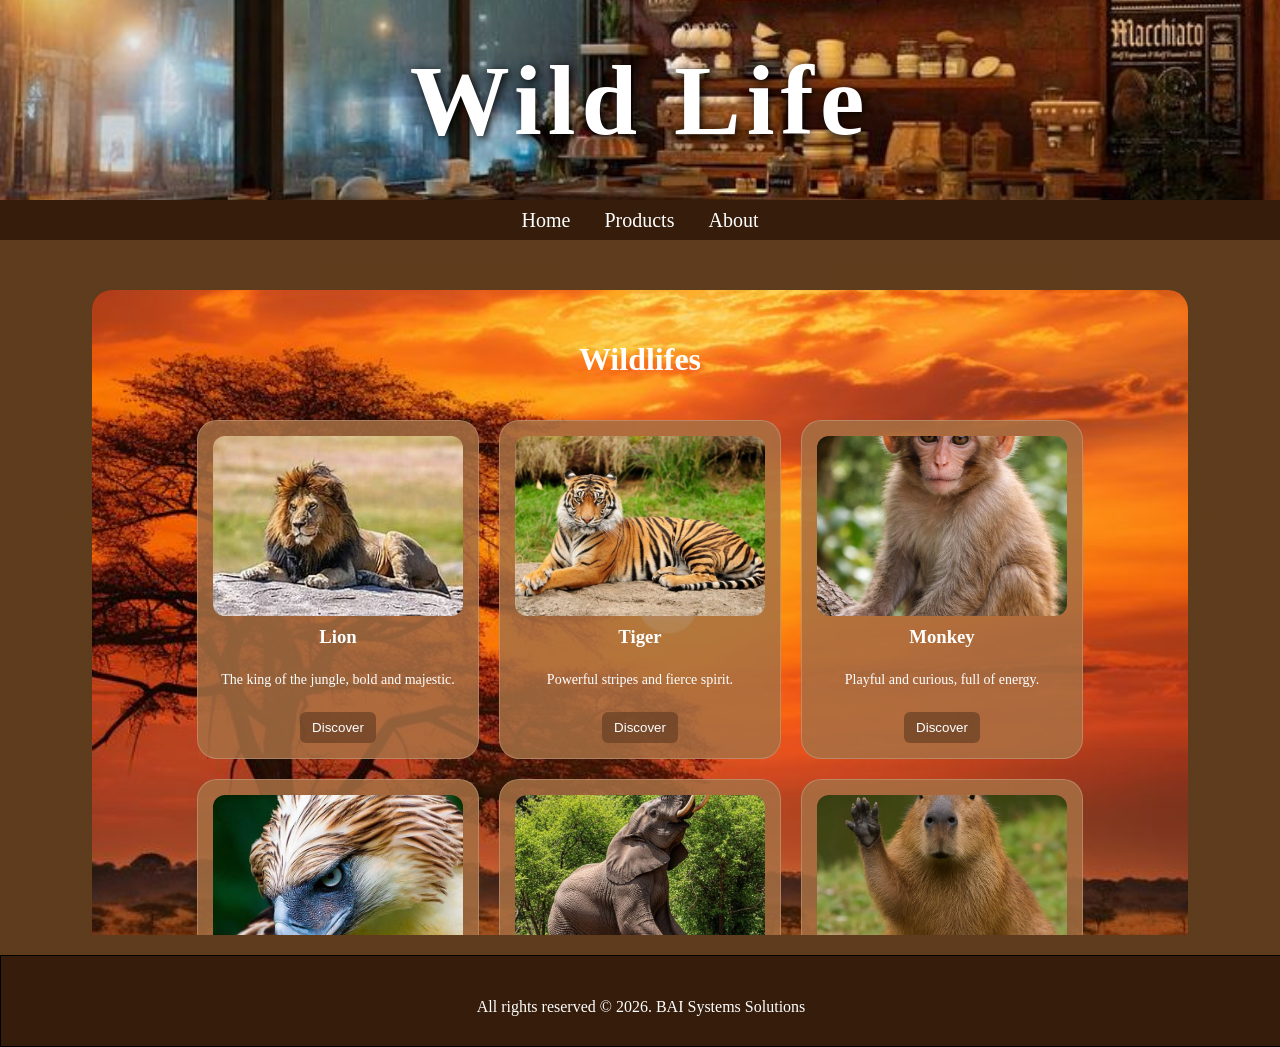
<file: index.html>
<!DOCTYPE html>
<html>
    <head>
        <link rel="stylesheet" href="styles.css">
        <title>Wild Coffee</title>
    </head>
    <body>
        <section class="hero">
            <div class="hero-text">
            <h1>Wild Life</h1>
        </div>
        </section>
        
        <section>
        <div id="nav">
            <a href="home.html" target ="mainframe">Home</a>
            <a href="products.html" target ="mainframe">Products</a>
            <a href="about.html" target ="mainframe">About</a>
        </div>
        </section>

        <div class="main">
            <iframe src="home.html" name="mainframe" width="100%" height="100%" style="border:none;"></iframe>
        </div>

        <div class="footer">
            <p>All rights reserved &copy; 2026. BAI Systems Solutions</p>
        </div>
    </body>
</html>
</file>
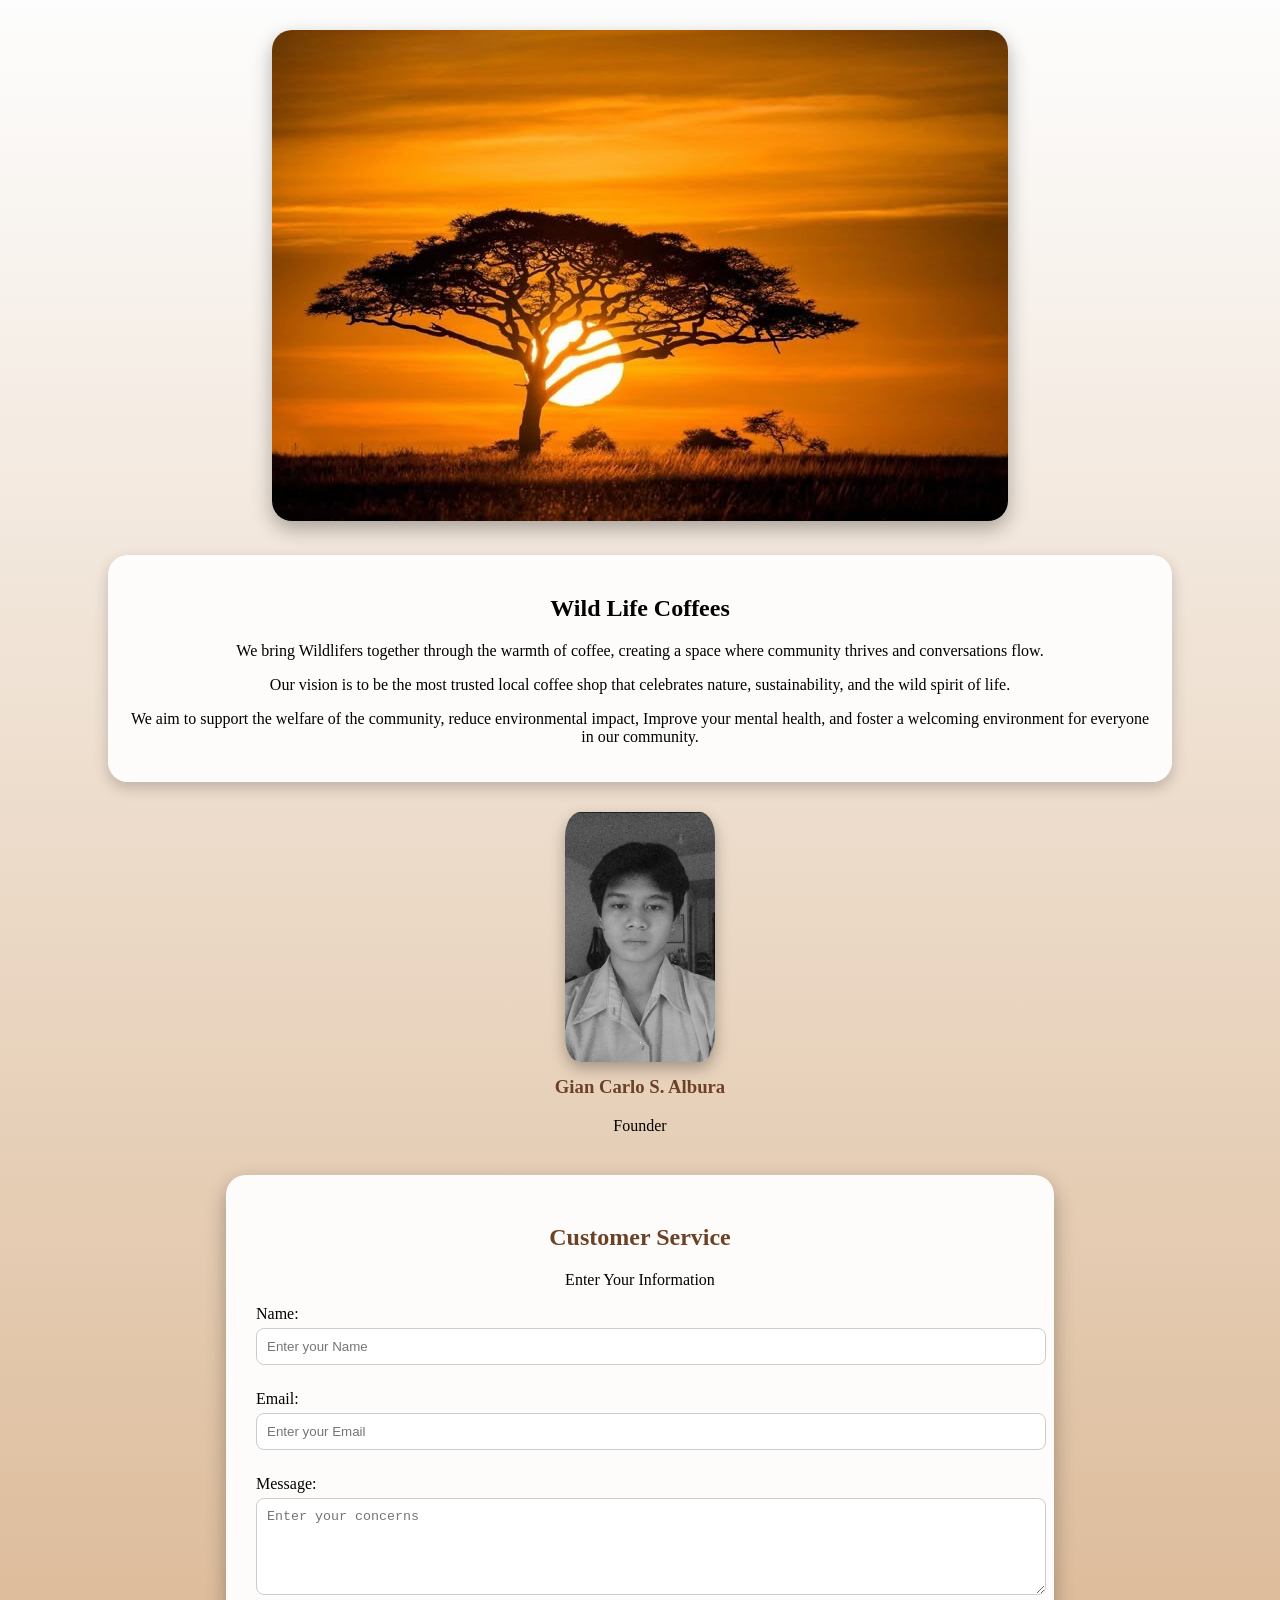
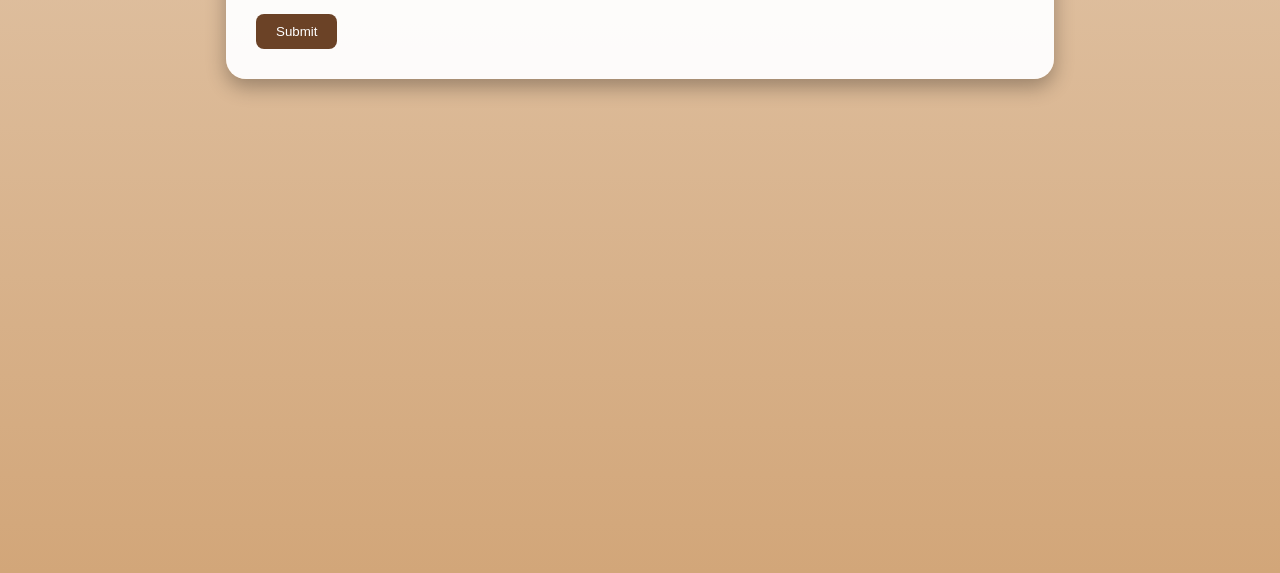
<file: about.html>
<!DOCTYPE html>
<html>
<head>
    <title>About - Wild Life Coffee</title>
    <style>
        body {
            margin: 0;
            font-family: "Times New Roman", Times, serif;
            background: linear-gradient(to bottom, #fdfdfd, #d2a679);
            text-align: center;
        }

        .hero-image img {
            max-width: 80%;
            height: auto;
            border-radius: 20px;
            box-shadow: 0 8px 20px rgba(0,0,0,0.3);
            margin-top: 30px;
        }

        .business-info {
            width: 80%;
            margin: 30px auto;
            background: rgba(255,255,255,0.9);
            padding: 20px;
            border-radius: 20px;
            box-shadow: 0 6px 15px rgba(0,0,0,0.2);
        }

        .author {
            margin: 30px auto;
        }

        .author img {
            width: 150px;
            height: 250px;
            border-radius: 10%;
            box-shadow: 0 6px 15px rgba(0,0,0,0.3);
            filter: grayscale(100%)
        }

        .author h3 {
            margin-top: 10px;
            color: #6b4226;
        }

        .form-section {
            width: 60%;
            margin: 40px auto;
            background: rgba(255,255,255,0.95);
            padding: 30px;
            border-radius: 20px;
            box-shadow: 0 8px 20px rgba(0,0,0,0.3);
            text-align: Left;
        }
        
        .form-section p {
            text-align: center;
        }
        .form-section h2 {
            text-align: center;
            margin-bottom: 20px;
            color: #6b4226;
        }

        .form-section label {
            display: block;
            margin: 10px 0 5px;
        }

        .form-section input, .form-section textarea {
            width: 100%;
            padding: 10px;
            border-radius: 8px;
            border: 1px solid #ccc;
            margin-bottom: 15px;
        }

        .form-section button {
            padding: 10px 20px;
            background-color: #6b4226;
            color: white;
            border: none;
            border-radius: 8px;
            cursor: pointer;
            transition: all 0.3s ease;
        }

        .form-section button:hover {
            background-color: #8b5a2b;
            box-shadow: 0 4px 12px rgba(0,0,0,0.3);
            transform: scale(1.05);
        }
    </style>
</head>
<body>

    <div class="hero-image">
        <img src="Images/savannahsunset.jpg" alt="Cafe House">
    </div>

   
    <div class="business-info">
        <h2>Wild Life Coffees</h2>
        <p>We bring Wildlifers together through the warmth of coffee, creating a space where community thrives and conversations flow.</p>
        <p>Our vision is to be the most trusted local coffee shop that celebrates nature, sustainability, and the wild spirit of life.</p>
        <p>We aim to support the welfare of the community, reduce environmental impact, Improve your mental health, and foster a welcoming environment for everyone in our community.</p>
    </div>

    
    <div class="author">
        <img src="Images/Gian.jpg" alt="Founder">
        <h3>Gian Carlo S. Albura</h3>
        <p>Founder</p>
    </div>

    
    <div class="form-section">
        <h2>Customer Service</h2>
        <p>Enter Your Information</p>
        <form>
            <label for="name">Name:</label>
            <input type="text" id="name" name="name" placeholder="Enter your Name">

            <label for="email">Email:</label>
            <input type="email" id="email" name="email" placeholder="Enter your Email">

            <label for="message">Message:</label>
            <textarea id="message" name="message" rows="5" placeholder="Enter your concerns"></textarea>

            <button type="submit">Submit</button>
        </form>
    </div>
    <div class="map-container">
        <iframe src="https://www.google.com/maps/embed?pb=!1m18!1m12!1m3!1d1888.011117724963!2d123.8686510223223!3d10.305958325757516!2m3!1f0!2f0!3f0!3m2!1i1024!2i768!4f13.1!3m3!1m2!1s0x33a99f001e63b52b%3A0x1362781e1ea1cf35!2sJack%20Alpuerto&#39;s%20unit!5e1!3m2!1sen!2sph!4v1773221023439!5m2!1sen!2sph" width="600" height="450" style="border:0;" allowfullscreen="" loading="lazy" referrerpolicy="no-referrer-when-downgrade"></iframe>
        
    </div>

    </div>

</body>
</html>
</file>
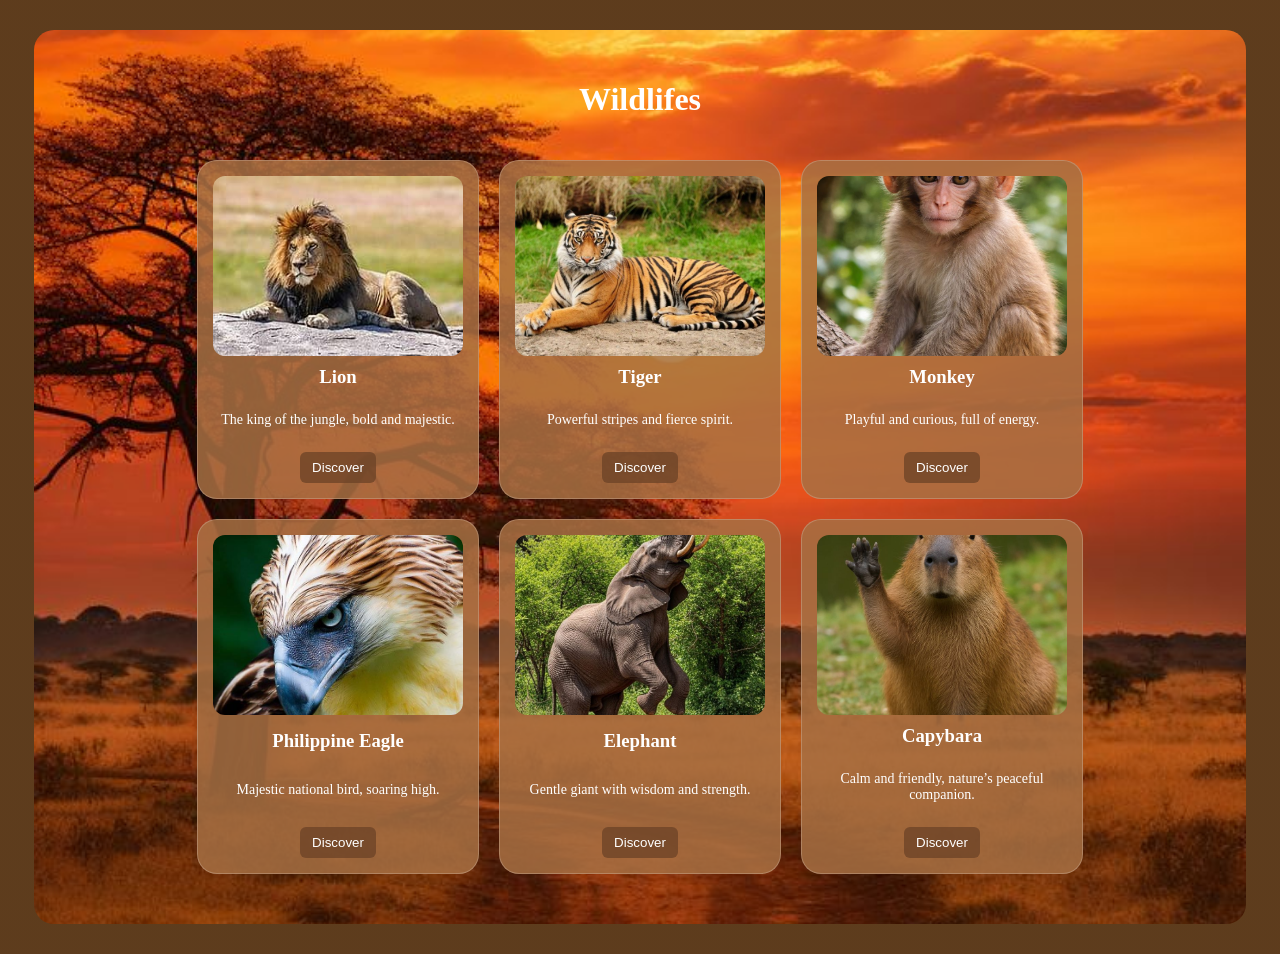
<file: home.html>
<!DOCTYPE html>
<html>
<head>
    <title>Wildlifes</title>
    <style>
        html {
            scroll-behavior: smooth; 
        }

        body {
            margin: 0;
            font-family: "Times New Roman", Times, serif;
            background: linear-gradient(to bottom,  hsl(29, 53%, 24%),  hsl(29, 53%, 24%));
        }

        .main-box {
            width: 90%;
            min-height: 80vh;
            margin: 30px auto;
            padding: 30px;
            background: url("Images/savannah.jpg") no-repeat center center;
            background-size: cover; 
            border-radius: 20px;
            display: flex;
            flex-direction: column;
            justify-content: space-between;
            transition: all 0.5s ease;
            color: white; 
}

        .container {
            display: flex;
            flex-wrap: wrap;
            justify-content: center;
            gap: 20px;
            padding: 20px;
        }

        .box {
            width: 250px;
            border: 1px solid rgba(255,255,255,0.2);
            padding: 15px;
            text-align: center;
            background:hsla(27, 42%, 46%, 0.85);
            border-radius: 20px;
            display: flex;
            flex-direction: column;
            justify-content: space-between;
            transition: all 0.4s ease;
        }

        .box:hover {
            background: hsla(27, 90%, 69%, 0.85);
            box-shadow: 0 12px 30px rgba(0,0,0,0.4);
            transform: translateY(-8px) scale(1.05);
            backdrop-filter: blur(10px);
        }

        .box img {
            width: 100%;
            height: 180px;
            object-fit: cover;
            border-radius: 12px;
        }

        .box h3 {
            margin: 10px 0;
        }

        .box p {
            font-size: 14px;
        }

        .box button {
            align-self: center;
            margin-top: 10px;
            padding: 8px 12px;
            background: rgba(107, 66, 38, 0.75);
            color: white;
            border: none;
            cursor: pointer;
            border-radius: 6px;
            transition: all 0.3s ease;
        }

        .box button:hover {
            background: rgba(107, 66, 38, 0.95);
            box-shadow: 0 6px 18px rgba(0,0,0,0.45);
            transform: scale(1.1);
            backdrop-filter: blur(6px);
        }
    </style>
</head>
<body>
    <div class="main-box">
        <h1 style="text-align:center;">Wildlifes</h1>
        <div class="container">
            <div class="box">
                <img src="Images/Lion.jpg" alt="Lion">
                <h3>Lion</h3>
                <p>The king of the jungle, bold and majestic.</p>
                <button>Discover</button>
            </div>
            <div class="box">
                <img src="Images/Tiger.jpg" alt="Tiger">
                <h3>Tiger</h3>
                <p>Powerful stripes and fierce spirit.</p>
                <button>Discover</button>
            </div>
            <div class="box">
                <img src="Images/monkey.jpg" alt="Monkey">
                <h3>Monkey</h3>
                <p>Playful and curious, full of energy.</p>
                <button>Discover</button>
            </div>
            <div class="box">
                <img src="Images/Eagle.jpg" alt="Philippine Eagle">
                <h3>Philippine Eagle</h3>
                <p>Majestic national bird, soaring high.</p>
                <button>Discover</button>
            </div>
            <div class="box">
                <img src="Images/elephant.jpg" alt="Elephant">
                <h3>Elephant</h3>
                <p>Gentle giant with wisdom and strength.</p>
                <button>Discover</button>
            </div>
            <div class="box">
                <img src="Images/capybara.jpg" alt="Capybara">
                <h3>Capybara</h3>
                <p>Calm and friendly, nature’s peaceful companion.</p>
                <button>Discover</button>
            </div>
        </div>
    </div>
</body>
</html>
</file>
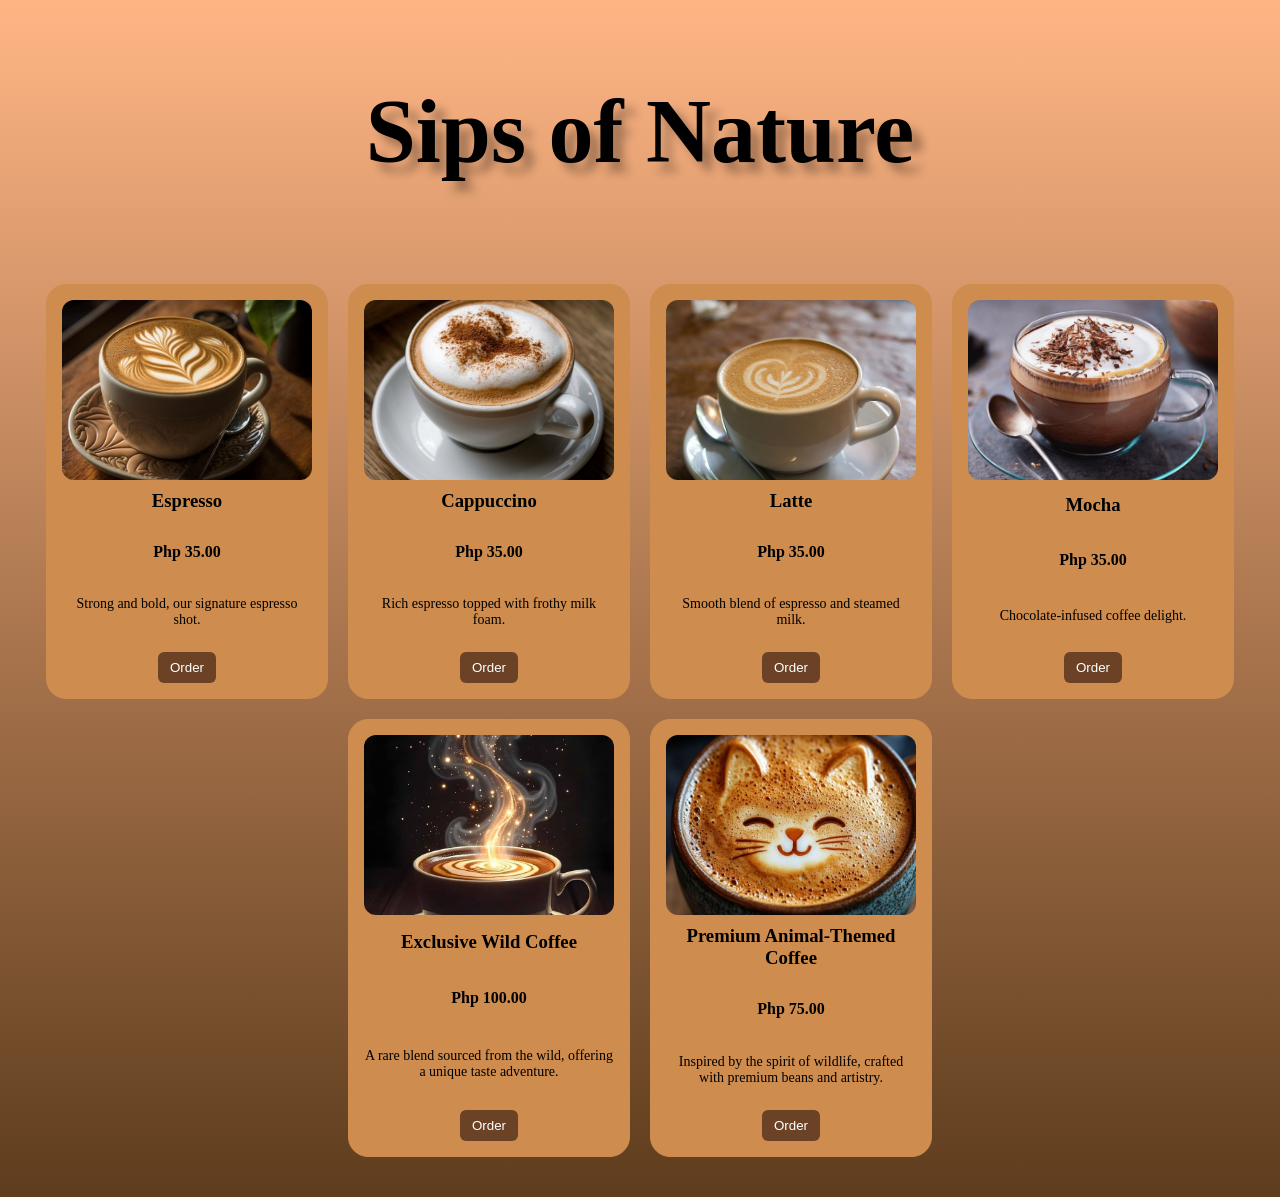
<file: products.html>
<!DOCTYPE html>
<html>
<head>
    <title>Home - Wild Life Coffee</title>
    <style>

        html {
            scroll-behavior: smooth; 
        }

        body {
            margin: 0;
            font-family: "Times New Roman", Times, serif;
            background: linear-gradient(to bottom,  hsl(24, 100%, 76%),  hsl(29, 53%, 24%));
        }

        .main-box {
            width: 90%;
            min-height: 80vh;
            margin: 30px;
            padding: 30px; 
            border-radius: 20px;
            display: flex;
            flex-direction: column;
            justify-content: space-between;
            transition: all 0.5s ease;
            color: white; 
        }
        .container {
        display: flex;
        flex-wrap: wrap;
        justify-content: center;
        gap: 20px;
        padding: 20px;
        }

        .box {
        width: 250px;
        border: 1px solid #ce8c4e;
        padding: 15px;
        text-align: center;
        background-color: #ce8c4e;
        border-radius: 20px;
        display: flex;              
        flex-direction: column;     
        justify-content: space-between;
        transition: all 0.5s ease; 
        }

        .box img {
        width: 100%;
        height: 180px;
        object-fit: cover;
        border-radius: 12px; 
        }   

        .box:hover {
        background: #da9453; 
        box-shadow: 0 12px 30px rgb(0, 0, 0);
        transform: translateY(-8px) scale(1.05);
        backdrop-filter: blur(10px);
        transition: all 0.3s ease;
        }

        .box h3 {
        margin: 10px 0;
        }

        .box p {
        font-size: 14px;
        }

        .box button {
        align-self: center;        
        margin-top: 10px;
        padding: 8px 12px;
        background-color: #6b4226;
        color: white;
        border: none;
        cursor: pointer;
        border-radius: 6px;
        transition: all 0.3s ease;
        }

        .title {
            text-align: center;
            font-family: Brush Script MT;
            font-size: 90px;
            text-shadow: 10px 10px 10px rgba(0,0,0,0.3);
        }

        .box button:hover {
        background-color: #8b5a2b; 
        box-shadow: 0 4px 12px rgba(0,0,0,0.3);
        transform: scale(1.05);
        }

        </style>
    </head>
    <body>
    <div class="container">
        <h1 class="title">Sips of Nature</h1>
        <div class="container">
        <div class="box">
            <img src="Images/espresso.jpg" alt="Espresso">
            <h3>Espresso</h3>
            <h4>Php 35.00</h4>
            <p>Strong and bold, our signature espresso shot.</p>
            <button>Order</button>
        </div>
        <div class="box">
            <img src="Images/capuccino.jpg" alt="Cappuccino">
            <h3>Cappuccino</h3>
            <h4>Php 35.00</h4>
            <p>Rich espresso topped with frothy milk foam.</p>
            <button>Order</button>
        </div>
        <div class="box">
            <img src="Images/latte.jpg" alt="Latte">
            <h3>Latte</h3>
            <h4>Php 35.00</h4>
            <p>Smooth blend of espresso and steamed milk.</p>
            <button>Order</button>
        </div>
        <div class="box">
            <img src="Images/mocha.jpg" alt="Mocha">
            <h3>Mocha</h3>
            <h4>Php 35.00</h4>
            <p>Chocolate-infused coffee delight.</p>
            <button>Order</button>
        </div>
        <div class="box">
            <img src="Images/exclusivecoffee.jpg" alt="Exclusive Wild Coffee">
            <h3>Exclusive Wild Coffee</h3>
            <h4>Php 100.00</h4>
            <p>A rare blend sourced from the wild, offering a unique taste adventure.</p>
            <button>Order</button>
        </div>
        <div class="box">
            <img src="Images/animalcoffee.jpg" alt="Premium Animal-Themed Coffee">
            <h3>Premium Animal-Themed Coffee</h3>
            <h4>Php 75.00</h4>
            <p>Inspired by the spirit of wildlife, crafted with premium beans and artistry.</p>
            <button>Order</button>
        </div>
    </div>
</body>
</html>
</file>
<file: styles.css>
body {
    background: linear-gradient(to bottom, hsl(29, 53%, 24%),  hsl(29, 53%, 24%));
    margin: 0;
    padding: 0;
    color: black;
    font-family: "Times New Roman", Times, serif;
}

.header {
    width: 100%;
    height: 150px;
    margin: 0;
    border: 1px solid black;
    align-content: center;
    background-color: #bd5800;
    text-align: center;
    font-size: 20px;
    color: rgb(0, 0, 0);
    font-family: "Times New Roman", Times, serif;
    box-shadow: 0px 3px 40px #000;
}

.header h1, .header h2, .header h3 {
    font-size: 70px;
    color: transparent;
    text-align: center;
    font-family: "Times New Roman", Times, serif;
    background-image: url(Images/download.webp);
    background-size: cover;
    background-clip: text;
}

#nav {
    width: 100%;
    height: 40px;
    margin: 0%;
    background-color:rgb(53, 28, 11);
    text-align: center;
    line-height: 40px;
    font-family: "Times New Roman", Times, serif;
}

#nav a {
    font-size: 20px;
    color: rgb(255, 255, 255);
    text-decoration: none;
    margin: 0 15px;
    font-family: "Times New Roman", Times, serif;
}

.main {
    width: 90%;
    height: 75vh;
    margin: 20px auto;
    text-align: center;
    font-family: "Times New Roman", Times, serif;
}

.footer {
    width: 100%;
    height: 90px;
    margin: 0;
    border: 1px solid black;
    background-color: rgb(53, 28, 11);
    color: rgb(255, 255, 255);
    text-align: center;
    line-height: 70px;
    font-family: "Times New Roman", Times, serif;
}

.hero {
    height: 200px;
    background-image: url(Images/cafehouse.jpg);
    background-size: cover;
    background-position: center;
    display: flex;
    justify-content: center;
    align-items: center;
    text-align: center;
}

.hero-text h1{
    font-size: 100px;
    color: white;
    letter-spacing: 6px;
    text-shadow: 2px 2px 8px black;
}
</file>
